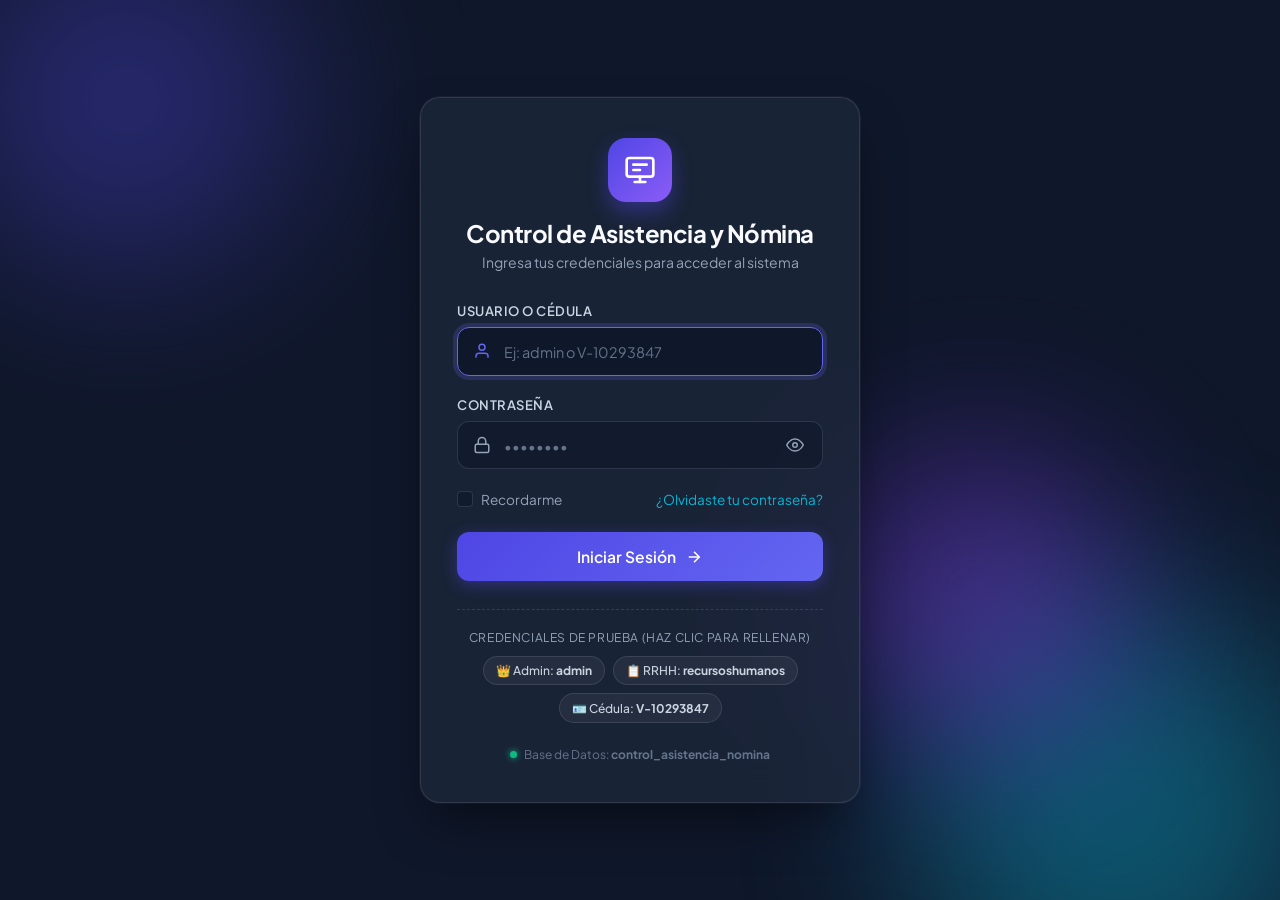
<file: index.html>
<!DOCTYPE html>
<html lang="es">
<head>
    <meta charset="UTF-8">
    <meta name="viewport" content="width=device-width, initial-scale=1.0">
    <title>Iniciar Sesión - Control de Asistencia y Nómina</title>
    <link rel="stylesheet" href="assets/css/style.css">
    <link rel="icon" type="image/svg+xml" href="data:image/svg+xml,<svg xmlns='http://www.w3.org/2000/svg' viewBox='0 0 24 24' fill='%234f46e5'><path d='M12 2C6.48 2 2 6.48 2 12s4.48 10 10 10 10-4.48 10-10S17.52 2 12 2zm0 18c-4.41 0-8-3.59-8-8s3.59-8 8-8 8 3.59 8 8-3.59 8-8 8zm.5-13H11v6l5.25 3.15.75-1.23-4.5-2.67z'/></svg>">
</head>
<body class="login-page">

    <!-- Orbes con animación suave flotante -->
    <div class="background-blobs">
        <div class="blob blob-1"></div>
        <div class="blob blob-2"></div>
        <div class="blob blob-3"></div>
    </div>

    <div class="login-container">
        <div class="login-card">
            
            <!-- Cabecera y Logo -->
            <div class="login-header">
                <div class="brand-icon-wrapper">
                    <!-- Icono SVG corporativo -->
                    <svg viewBox="0 0 24 24" fill="none" stroke="currentColor" stroke-width="2" stroke-linecap="round" stroke-linejoin="round">
                        <rect x="2" y="3" width="20" height="14" rx="2" ry="2"></rect>
                        <line x1="8" y1="21" x2="16" y2="21"></line>
                        <line x1="12" y1="17" x2="12" y2="21"></line>
                        <path d="M7 8h10M7 12h5"></path>
                    </svg>
                </div>
                <h1>Control de Asistencia y Nómina</h1>
                <p>Ingresa tus credenciales para acceder al sistema</p>
            </div>

            <!-- Caja de Alertas (Animada) -->
            <div id="alertBox" class="alert-box">
                <svg viewBox="0 0 24 24" fill="none" stroke="currentColor" stroke-width="2">
                    <circle cx="12" cy="12" r="10"></circle>
                    <line x1="12" y1="8" x2="12" y2="12"></line>
                    <line x1="12" y1="16" x2="12.01" y2="16"></line>
                </svg>
                <span id="alertMessage"></span>
            </div>

            <!-- Formulario de Login -->
            <form id="loginForm" autocomplete="off" novalidate>
                
                <!-- Campo Usuario o Cédula -->
                <div class="form-group">
                    <label for="usuario">Usuario o Cédula</label>
                    <div class="input-wrapper">
                        <svg class="input-icon" viewBox="0 0 24 24" fill="none" stroke="currentColor" stroke-width="2">
                            <path d="M20 21v-2a4 4 0 0 0-4-4H8a4 4 0 0 0-4 4v2"></path>
                            <circle cx="12" cy="7" r="4"></circle>
                        </svg>
                        <input 
                            type="text" 
                            id="usuario" 
                            name="usuario" 
                            class="form-control" 
                            placeholder="Ej: admin o V-10293847" 
                            required 
                            autofocus
                        >
                    </div>
                </div>

                <!-- Campo Contraseña -->
                <div class="form-group">
                    <label for="password">Contraseña</label>
                    <div class="input-wrapper">
                        <svg class="input-icon" viewBox="0 0 24 24" fill="none" stroke="currentColor" stroke-width="2">
                            <rect x="3" y="11" width="18" height="11" rx="2" ry="2"></rect>
                            <path d="M7 11V7a5 5 0 0 1 10 0v4"></path>
                        </svg>
                        <input 
                            type="password" 
                            id="password" 
                            name="password" 
                            class="form-control" 
                            placeholder="••••••••" 
                            required
                        >
                        <!-- Botón para ver/ocultar contraseña -->
                        <button type="button" class="toggle-password" id="togglePassword" title="Mostrar/Ocultar contraseña" aria-label="Mostrar/Ocultar contraseña">
                            <!-- Icono Ojo Abierto -->
                            <svg class="icon-eye" viewBox="0 0 24 24" fill="none" stroke="currentColor" stroke-width="2">
                                <path d="M1 12s4-8 11-8 11 8 11 8-4 8-11 8-11-8-11-8z"></path>
                                <circle cx="12" cy="12" r="3"></circle>
                            </svg>
                            <!-- Icono Ojo Tachado (Oculto inicialmente) -->
                            <svg class="icon-eye-off" style="display: none;" viewBox="0 0 24 24" fill="none" stroke="currentColor" stroke-width="2">
                                <path d="M17.94 17.94A10.07 10.07 0 0 1 12 20c-7 0-11-8-11-8a18.45 18.45 0 0 1 5.06-5.94M9.9 4.24A9.12 9.12 0 0 1 12 4c7 0 11 8 11 8a18.5 18.5 0 0 1-2.16 3.19m-6.72-1.07a3 3 0 1 1-4.24-4.24"></path>
                                <line x1="1" y1="1" x2="23" y2="23"></line>
                            </svg>
                        </button>
                    </div>
                </div>

                <!-- Opciones (Recordarme / Olvidé clave) -->
                <div class="form-options">
                    <label class="remember-me">
                        <input type="checkbox" id="remember" name="remember">
                        <span>Recordarme</span>
                    </label>
                    <a href="javascript:void(0)" onclick="alert('Comunícate con el Administrador de Sistemas para restablecer tu contraseña.')" class="forgot-link">¿Olvidaste tu contraseña?</a>
                </div>

                <!-- Botón de Envío con Animación / Spinner -->
                <button type="submit" id="submitBtn" class="btn-login">
                    <span class="spinner"></span>
                    <span class="btn-text">Iniciar Sesión</span>
                    <svg style="width: 18px; height: 18px;" viewBox="0 0 24 24" fill="none" stroke="currentColor" stroke-width="2">
                        <line x1="5" y1="12" x2="19" y2="12"></line>
                        <polyline points="12 5 19 12 12 19"></polyline>
                    </svg>
                </button>
            </form>

            <!-- Credenciales rápidas de prueba -->
            <div class="demo-credentials-box">
                <p>Credenciales de prueba (Haz clic para rellenar)</p>
                <div class="pill-group">
                    <button type="button" class="pill-demo" onclick="setDemoCredentials('admin', 'admin123')">
                        👑 Admin: <b>admin</b>
                    </button>
                    <button type="button" class="pill-demo" onclick="setDemoCredentials('recursoshumanos', 'admin123')">
                        📋 RRHH: <b>recursoshumanos</b>
                    </button>
                    <button type="button" class="pill-demo" onclick="setDemoCredentials('V-10293847', 'admin123')">
                        🪪 Cédula: <b>V-10293847</b>
                    </button>
                </div>
            </div>

            <!-- Footer con estado del sistema -->
            <div class="login-footer">
                <span class="status-dot"></span>
                <span>Base de Datos: <b>control_asistencia_nomina</b></span>
            </div>

        </div>
    </div>

    <!-- Script de validación y animación (Compatible con GitHub Pages y XAMPP) -->
    <script src="assets/js/main.js"></script>
</body>
</html>
</file>
<file: assets/css/style.css>
/* ==============================================================
   ESTILOS MODERNOS Y ANIMACIONES - LOGIN CORPORATIVO
   Sistema de Asistencia y Nómina
   ============================================================== */

@import url('https://fonts.googleapis.com/css2?family=Plus+Jakarta+Sans:wght@300;400;500;600;700;800&display=swap');

:root {
  --primary: #4f46e5;
  --primary-hover: #4338ca;
  --primary-glow: rgba(79, 70, 229, 0.4);
  --secondary: #06b6d4;
  --accent: #8b5cf6;
  --bg-dark: #0f172a;
  --bg-card: rgba(30, 41, 59, 0.75);
  --border-card: rgba(255, 255, 255, 0.1);
  --text-main: #f8fafc;
  --text-muted: #94a3b8;
  --input-bg: rgba(15, 23, 42, 0.6);
  --input-border: rgba(148, 163, 184, 0.2);
  --input-focus: #6366f1;
  --success: #10b981;
  --error: #ef4444;
  --radius-lg: 20px;
  --radius-md: 12px;
  --radius-sm: 8px;
  --transition: all 0.25s cubic-bezier(0.4, 0, 0.2, 1);
}

* {
  margin: 0;
  padding: 0;
  box-sizing: border-box;
  font-family: 'Plus Jakarta Sans', system-ui, -apple-system, sans-serif;
}

body.login-page {
  min-height: 100vh;
  display: flex;
  align-items: center;
  justify-content: center;
  background-color: var(--bg-dark);
  color: var(--text-main);
  position: relative;
  overflow: hidden;
  padding: 1.5rem;
}

/* ==========================================
   ANIMACIÓN DE FONDO (ORBES FLOTANTES)
   ========================================== */
.background-blobs {
  position: absolute;
  top: 0;
  left: 0;
  width: 100%;
  height: 100%;
  overflow: hidden;
  z-index: 0;
  pointer-events: none;
}

.blob {
  position: absolute;
  border-radius: 50%;
  filter: blur(80px);
  opacity: 0.45;
  animation: floatOrb 18s infinite alternate ease-in-out;
}

.blob-1 {
  width: 380px;
  height: 380px;
  background: radial-gradient(circle, #4f46e5 0%, #312e81 70%);
  top: -10%;
  left: -5%;
  animation-duration: 20s;
}

.blob-2 {
  width: 450px;
  height: 450px;
  background: radial-gradient(circle, #06b6d4 0%, #0e7490 70%);
  bottom: -15%;
  right: -5%;
  animation-duration: 24s;
  animation-delay: -5s;
}

.blob-3 {
  width: 300px;
  height: 300px;
  background: radial-gradient(circle, #8b5cf6 0%, #6d28d9 70%);
  top: 50%;
  left: 65%;
  animation-duration: 16s;
  animation-delay: -8s;
}

@keyframes floatOrb {
  0% {
    transform: translate(0px, 0px) scale(1);
  }
  50% {
    transform: translate(40px, -50px) scale(1.1);
  }
  100% {
    transform: translate(-30px, 30px) scale(0.95);
  }
}

/* ==========================================
   TARJETA CONTENEDORA GLASSMORPHISM
   ========================================== */
.login-container {
  position: relative;
  z-index: 10;
  width: 100%;
  max-width: 440px;
  perspective: 1000px;
  animation: cardEntrance 0.8s cubic-bezier(0.16, 1, 0.3, 1) forwards;
}

@keyframes cardEntrance {
  0% {
    opacity: 0;
    transform: translateY(30px) scale(0.96);
  }
  100% {
    opacity: 1;
    transform: translateY(0) scale(1);
  }
}

.login-card {
  background: var(--bg-card);
  backdrop-filter: blur(20px);
  -webkit-backdrop-filter: blur(20px);
  border: 1px solid var(--border-card);
  border-radius: var(--radius-lg);
  padding: 2.5rem 2.25rem;
  box-shadow: 0 25px 50px -12px rgba(0, 0, 0, 0.5),
              0 0 0 1px rgba(255, 255, 255, 0.05);
  transition: transform 0.3s ease, box-shadow 0.3s ease;
}

.login-card:hover {
  box-shadow: 0 30px 60px -12px rgba(0, 0, 0, 0.6),
              0 0 25px var(--primary-glow);
}

/* Animación de error (sacudida sutil) */
.shake-animation {
  animation: shake 0.5s cubic-bezier(0.36, 0.07, 0.19, 0.97) both;
}

@keyframes shake {
  10%, 90% { transform: translate3d(-2px, 0, 0); }
  20%, 80% { transform: translate3d(4px, 0, 0); }
  30%, 50%, 70% { transform: translate3d(-6px, 0, 0); }
  40%, 60% { transform: translate3d(6px, 0, 0); }
}

/* ==========================================
   CABECERA DEL LOGIN
   ========================================== */
.login-header {
  text-align: center;
  margin-bottom: 2rem;
}

.brand-icon-wrapper {
  display: inline-flex;
  align-items: center;
  justify-content: center;
  width: 64px;
  height: 64px;
  background: linear-gradient(135deg, var(--primary), var(--accent));
  border-radius: 18px;
  margin-bottom: 1rem;
  box-shadow: 0 10px 20px var(--primary-glow);
  position: relative;
  transition: var(--transition);
  animation: pulseGlow 3s infinite alternate;
}

@keyframes pulseGlow {
  0% { box-shadow: 0 0 15px rgba(79, 70, 229, 0.3); }
  100% { box-shadow: 0 0 30px rgba(79, 70, 229, 0.7); }
}

.brand-icon-wrapper:hover {
  transform: rotate(5deg) scale(1.08);
}

.brand-icon-wrapper svg {
  width: 32px;
  height: 32px;
  color: #fff;
}

.login-header h1 {
  font-size: 1.5rem;
  font-weight: 700;
  letter-spacing: -0.02em;
  color: var(--text-main);
  margin-bottom: 0.35rem;
}

.login-header p {
  font-size: 0.875rem;
  color: var(--text-muted);
  font-weight: 400;
}

/* ==========================================
   ALERTAS INTERACTIVAS
   ========================================== */
.alert-box {
  display: none;
  padding: 0.85rem 1rem;
  border-radius: var(--radius-md);
  margin-bottom: 1.5rem;
  font-size: 0.875rem;
  line-height: 1.4;
  animation: slideInDown 0.35s cubic-bezier(0.16, 1, 0.3, 1) forwards;
}

@keyframes slideInDown {
  from {
    opacity: 0;
    transform: translateY(-10px);
  }
  to {
    opacity: 1;
    transform: translateY(0);
  }
}

.alert-box.alert-error {
  display: flex;
  align-items: center;
  gap: 0.75rem;
  background: rgba(239, 68, 68, 0.15);
  border: 1px solid rgba(239, 68, 68, 0.35);
  color: #fca5a5;
}

.alert-box.alert-success {
  display: flex;
  align-items: center;
  gap: 0.75rem;
  background: rgba(16, 185, 129, 0.15);
  border: 1px solid rgba(16, 185, 129, 0.35);
  color: #6ee7b7;
}

.alert-box.alert-warning {
  display: flex;
  align-items: center;
  gap: 0.75rem;
  background: rgba(245, 158, 11, 0.15);
  border: 1px solid rgba(245, 158, 11, 0.35);
  color: #fcd34d;
}

.alert-box svg {
  width: 20px;
  height: 20px;
  flex-shrink: 0;
}

/* ==========================================
   CAMPOS DEL FORMULARIO
   ========================================== */
.form-group {
  margin-bottom: 1.35rem;
  position: relative;
}

.form-group label {
  display: block;
  font-size: 0.8125rem;
  font-weight: 600;
  color: #cbd5e1;
  margin-bottom: 0.5rem;
  text-transform: uppercase;
  letter-spacing: 0.04em;
}

.input-wrapper {
  position: relative;
  display: flex;
  align-items: center;
}

.input-icon {
  position: absolute;
  left: 1rem;
  color: var(--text-muted);
  width: 18px;
  height: 18px;
  pointer-events: none;
  transition: var(--transition);
}

.form-control {
  width: 100%;
  padding: 0.85rem 1rem 0.85rem 2.85rem;
  background: var(--input-bg);
  border: 1px solid var(--input-border);
  border-radius: var(--radius-md);
  color: var(--text-main);
  font-size: 0.95rem;
  outline: none;
  transition: var(--transition);
}

.form-control::placeholder {
  color: #64748b;
  font-size: 0.9rem;
}

.form-control:focus {
  background: rgba(15, 23, 42, 0.85);
  border-color: var(--input-focus);
  box-shadow: 0 0 0 4px rgba(99, 102, 241, 0.2);
}

.form-control:focus + .input-icon,
.input-wrapper:focus-within .input-icon {
  color: var(--input-focus);
}

/* Botón alternar visibilidad de contraseña */
.toggle-password {
  position: absolute;
  right: 0.85rem;
  background: none;
  border: none;
  color: var(--text-muted);
  cursor: pointer;
  padding: 0.35rem;
  display: flex;
  align-items: center;
  justify-content: center;
  border-radius: var(--radius-sm);
  transition: var(--transition);
}

.toggle-password:hover {
  color: var(--text-main);
  background: rgba(255, 255, 255, 0.08);
}

.toggle-password svg {
  width: 18px;
  height: 18px;
}

/* ==========================================
   OPCIONES ADICIONALES
   ========================================== */
.form-options {
  display: flex;
  align-items: center;
  justify-content: space-between;
  margin-bottom: 1.5rem;
  font-size: 0.85rem;
}

.remember-me {
  display: flex;
  align-items: center;
  gap: 0.5rem;
  color: var(--text-muted);
  cursor: pointer;
  user-select: none;
}

.remember-me input[type="checkbox"] {
  appearance: none;
  width: 16px;
  height: 16px;
  border: 1px solid var(--input-border);
  border-radius: 4px;
  background: var(--input-bg);
  cursor: pointer;
  display: grid;
  place-content: center;
  transition: var(--transition);
}

.remember-me input[type="checkbox"]:checked {
  background: var(--primary);
  border-color: var(--primary);
}

.remember-me input[type="checkbox"]:checked::before {
  content: "";
  width: 8px;
  height: 8px;
  box-shadow: inset 1em 1em white;
  clip-path: polygon(14% 44%, 0 65%, 50% 100%, 100% 16%, 80% 0%, 43% 62%);
}

.forgot-link {
  color: var(--secondary);
  text-decoration: none;
  transition: var(--transition);
}

.forgot-link:hover {
  color: #38bdf8;
  text-decoration: underline;
}

/* ==========================================
   BOTÓN PRINCIPAL DE LOGIN
   ========================================== */
.btn-login {
  width: 100%;
  padding: 0.95rem;
  background: linear-gradient(135deg, var(--primary) 0%, #6366f1 100%);
  color: #ffffff;
  border: none;
  border-radius: var(--radius-md);
  font-size: 0.975rem;
  font-weight: 600;
  cursor: pointer;
  display: flex;
  align-items: center;
  justify-content: center;
  gap: 0.6rem;
  box-shadow: 0 4px 15px var(--primary-glow);
  transition: var(--transition);
  position: relative;
  overflow: hidden;
}

.btn-login:hover {
  background: linear-gradient(135deg, var(--primary-hover) 0%, #4f46e5 100%);
  transform: translateY(-2px);
  box-shadow: 0 8px 25px var(--primary-glow);
}

.btn-login:active {
  transform: translateY(0);
}

.btn-login:disabled {
  opacity: 0.7;
  cursor: not-allowed;
  transform: none;
}

/* Spinner animado */
.spinner {
  display: none;
  width: 18px;
  height: 18px;
  border: 2px solid rgba(255, 255, 255, 0.3);
  border-top-color: #ffffff;
  border-radius: 50%;
  animation: spin 0.8s linear infinite;
}

@keyframes spin {
  to { transform: rotate(360deg); }
}

.btn-login.is-loading .spinner {
  display: inline-block;
}

.btn-login.is-loading .btn-text {
  opacity: 0.85;
}

/* ==========================================
   PILLS DE CREDENCIALES DE PRUEBA (PARA LA TAREA)
   ========================================== */
.demo-credentials-box {
  margin-top: 1.75rem;
  padding-top: 1.25rem;
  border-top: 1px dashed rgba(255, 255, 255, 0.12);
  text-align: center;
}

.demo-credentials-box p {
  font-size: 0.75rem;
  color: var(--text-muted);
  text-transform: uppercase;
  letter-spacing: 0.05em;
  margin-bottom: 0.65rem;
}

.pill-group {
  display: flex;
  gap: 0.5rem;
  justify-content: center;
  flex-wrap: wrap;
}

.pill-demo {
  background: rgba(255, 255, 255, 0.05);
  border: 1px solid rgba(255, 255, 255, 0.1);
  color: #cbd5e1;
  padding: 0.4rem 0.75rem;
  border-radius: 20px;
  font-size: 0.75rem;
  font-weight: 500;
  cursor: pointer;
  transition: var(--transition);
}

.pill-demo:hover {
  background: rgba(99, 102, 241, 0.2);
  border-color: var(--input-focus);
  color: #ffffff;
  transform: translateY(-1px);
}

/* ==========================================
   FOOTER DEL LOGIN
   ========================================== */
.login-footer {
  margin-top: 1.5rem;
  text-align: center;
  font-size: 0.75rem;
  color: #64748b;
  display: flex;
  align-items: center;
  justify-content: center;
  gap: 0.4rem;
}

.status-dot {
  width: 7px;
  height: 7px;
  background-color: var(--success);
  border-radius: 50%;
  box-shadow: 0 0 6px var(--success);
}
</file>
